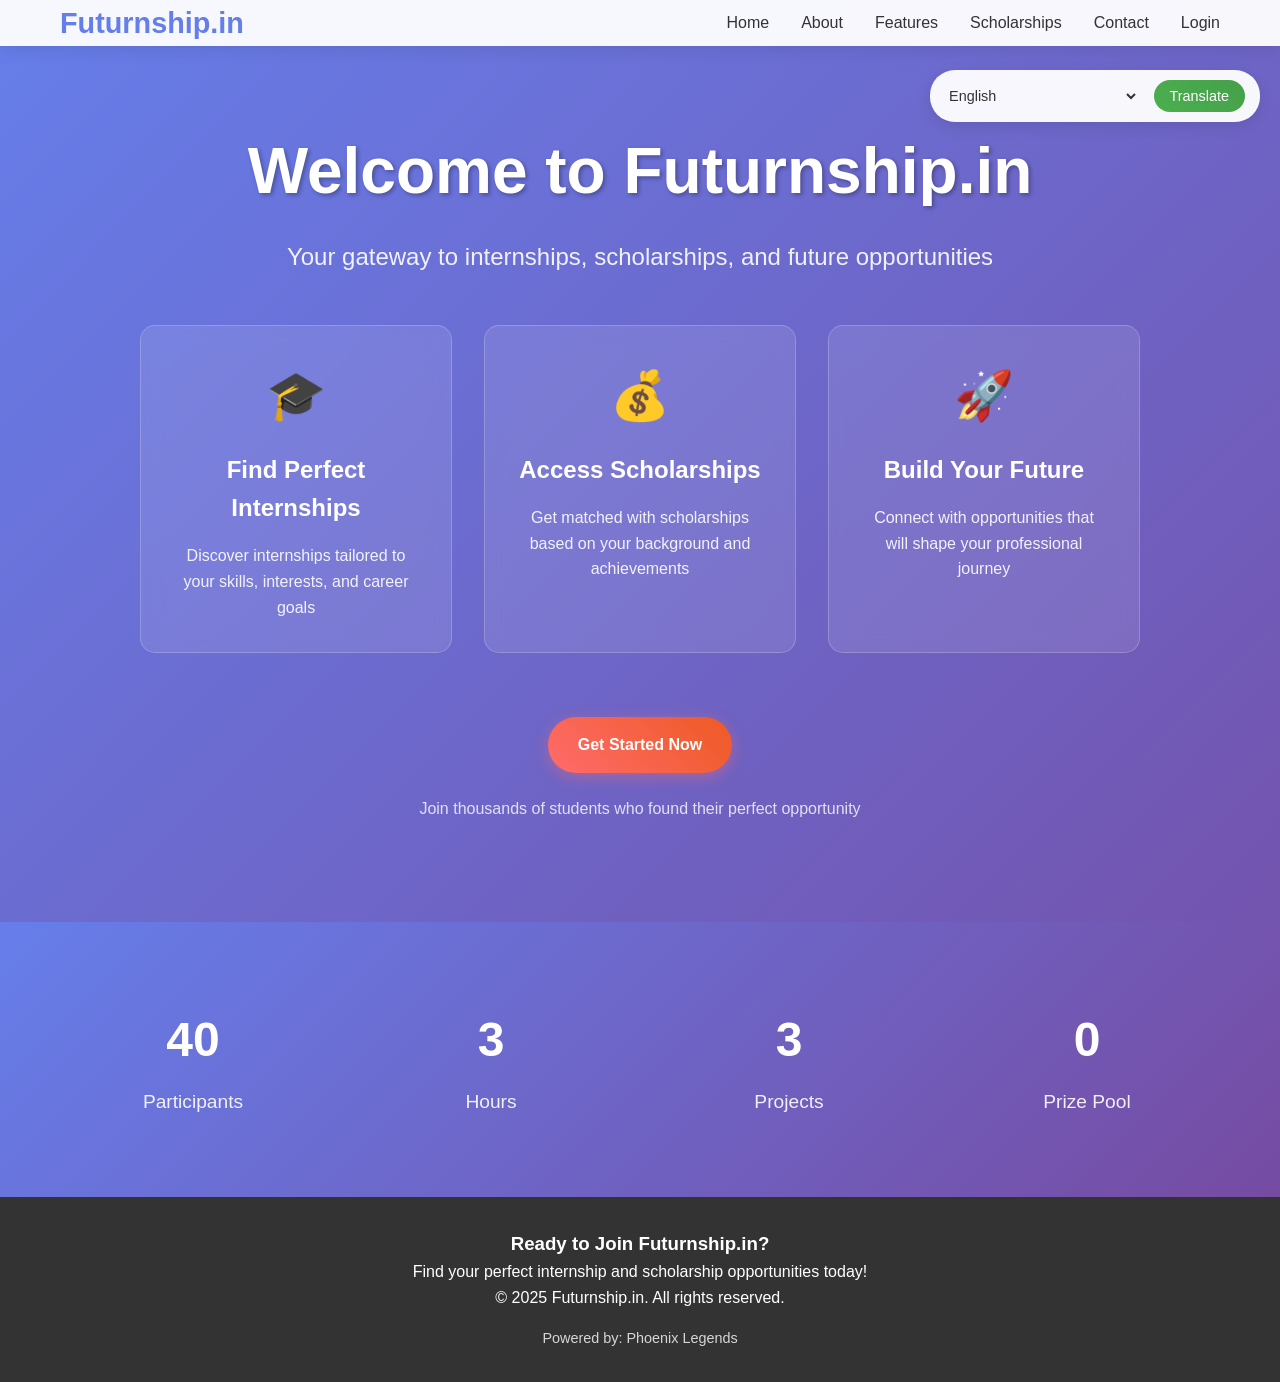
<file: index.html>
<!DOCTYPE html>
<html lang="en">
<head>
    <meta charset="UTF-8">
    <meta name="viewport" content="width=device-width, initial-scale=1.0">
    <title>Futurnship.in - Innovation Hub | Scholarships & Opportunities</title>
    <style>
        * {
            margin: 0;
            padding: 0;
            box-sizing: border-box;
        }

        body {
            font-family: 'Segoe UI', Tahoma, Geneva, Verdana, sans-serif;
            line-height: 1.6;
            color: #333;
            background: linear-gradient(135deg, #667eea 0%, #764ba2 100%);
            min-height: 100vh;
        }

        .container {
            max-width: 1200px;
            margin: 0 auto;
            padding: 0 20px;
        }

        header {
            background: rgba(255, 255, 255, 0.95);
            backdrop-filter: blur(10px);
            box-shadow: 0 2px 20px rgba(0, 0, 0, 0.1);
            position: fixed;
            width: 100%;
            top: 0;
            z-index: 1000;
        }

        nav {
            display: flex;
            justify-content: space-between;
            align-items: center;
            padding: 1rem 0;
        }

        .logo {
            font-size: 1.8rem;
            font-weight: bold;
            color: #667eea;
        }

        .nav-links {
            display: flex;
            list-style: none;
            gap: 2rem;
        }

        .nav-links a {
            text-decoration: none;
            color: #333;
            font-weight: 500;
            transition: color 0.3s ease;
        }

        .nav-links a:hover {
            color: #667eea;
        }

        .hero {
            padding: 120px 0 100px;
            text-align: center;
            color: white;
            min-height: 100vh;
            display: flex;
            align-items: center;
        }

        .hero h1 {
            font-size: 4rem;
            margin-bottom: 1rem;
            text-shadow: 2px 2px 4px rgba(0, 0, 0, 0.3);
        }

        .hero-subtitle {
            font-size: 1.5rem;
            margin-bottom: 3rem;
            opacity: 0.9;
        }

        .hero-content {
            max-width: 1000px;
            margin: 0 auto;
        }

        .hero-features {
            display: grid;
            grid-template-columns: repeat(auto-fit, minmax(250px, 1fr));
            gap: 2rem;
            margin-bottom: 4rem;
        }

        .hero-feature {
            background: rgba(255, 255, 255, 0.1);
            backdrop-filter: blur(10px);
            padding: 2rem;
            border-radius: 15px;
            border: 1px solid rgba(255, 255, 255, 0.2);
            transition: transform 0.3s ease;
        }

        .hero-feature:hover {
            transform: translateY(-5px);
        }

        .hero-icon {
            font-size: 3rem;
            margin-bottom: 1rem;
        }

        .hero-feature h3 {
            font-size: 1.5rem;
            margin-bottom: 1rem;
            color: white;
        }

        .hero-feature p {
            font-size: 1rem;
            opacity: 0.9;
            line-height: 1.6;
        }


        .hero-cta {
            margin-top: 2rem;
        }

        .cta-note {
            font-size: 1rem;
            margin-top: 1rem;
            opacity: 0.8;
        }

        .cta-button {
            display: inline-block;
            background: linear-gradient(45deg, #ff6b6b, #ee5a24);
            color: white;
            padding: 15px 30px;
            text-decoration: none;
            border-radius: 50px;
            font-weight: bold;
            transition: transform 0.3s ease, box-shadow 0.3s ease;
            box-shadow: 0 4px 15px rgba(255, 107, 107, 0.4);
        }

        .cta-button:hover {
            transform: translateY(-2px);
            box-shadow: 0 6px 20px rgba(255, 107, 107, 0.6);
        }

        .features {
            padding: 80px 0;
            background: white;
        }

        .features h2 {
            text-align: center;
            font-size: 2.5rem;
            margin-bottom: 3rem;
            color: #333;
        }

        .features-grid {
            display: grid;
            grid-template-columns: repeat(auto-fit, minmax(300px, 1fr));
            gap: 2rem;
        }

        .feature-card {
            background: white;
            padding: 2rem;
            border-radius: 15px;
            box-shadow: 0 5px 20px rgba(0, 0, 0, 0.1);
            text-align: center;
            transition: transform 0.3s ease;
        }

        .feature-card:hover {
            transform: translateY(-5px);
        }

        .feature-icon {
            font-size: 3rem;
            margin-bottom: 1rem;
        }

        .feature-card h3 {
            font-size: 1.5rem;
            margin-bottom: 1rem;
            color: #333;
        }

        .feature-card p {
            color: #666;
            line-height: 1.6;
        }

        .stats {
            padding: 80px 0;
            background: linear-gradient(135deg, #667eea 0%, #764ba2 100%);
            color: white;
            text-align: center;
        }

        .stats-grid {
            display: grid;
            grid-template-columns: repeat(auto-fit, minmax(200px, 1fr));
            gap: 2rem;
        }

        .stat-item h3 {
            font-size: 3rem;
            margin-bottom: 0.5rem;
        }

        .stat-item p {
            font-size: 1.2rem;
            opacity: 0.9;
        }

        .footer {
            background: #333;
            color: white;
            text-align: center;
            padding: 2rem 0;
        }

        .mobile-menu {
            display: none;
            flex-direction: column;
            cursor: pointer;
        }

        .mobile-menu span {
            width: 25px;
            height: 3px;
            background: #333;
            margin: 3px 0;
            transition: 0.3s;
        }

        @media (max-width: 768px) {
            .nav-links {
                display: none;
            }

            .mobile-menu {
                display: flex;
            }

            .hero {
                padding: 100px 0 60px;
                min-height: 100vh;
            }

            .hero h1 {
                font-size: 2.5rem;
            }

            .hero-subtitle {
                font-size: 1.2rem;
                margin-bottom: 2rem;
            }

            .hero-features {
                grid-template-columns: 1fr;
                gap: 1.5rem;
                margin-bottom: 3rem;
            }

            .hero-feature {
                padding: 1.5rem;
            }


            .features-grid {
                grid-template-columns: 1fr;
            }
        }

        /* CSS UI/UX Animations */
        @keyframes fadeUp {
            0% { opacity: 0; transform: translateY(24px) scale(0.98); }
            60% { opacity: 1; transform: translateY(0) scale(1.01); }
            100% { opacity: 1; transform: translateY(0) scale(1); }
        }

        @keyframes softPop {
            0% { opacity: 0; transform: scale(0.96); }
            70% { opacity: 1; transform: scale(1.02); }
            100% { opacity: 1; transform: scale(1); }
        }

        .animate-on-scroll {
            opacity: 0;
            transform: translateY(24px);
        }

        .animate-on-scroll.visible {
            animation: fadeUp 700ms cubic-bezier(.22,.61,.36,1) forwards;
        }

        /* Staggered feature cards */
        .features-grid .feature-card.visible:nth-child(1) { animation-delay: 60ms; }
        .features-grid .feature-card.visible:nth-child(2) { animation-delay: 120ms; }
        .features-grid .feature-card.visible:nth-child(3) { animation-delay: 180ms; }
        .features-grid .feature-card.visible:nth-child(4) { animation-delay: 240ms; }
        .features-grid .feature-card.visible:nth-child(5) { animation-delay: 300ms; }
        .features-grid .feature-card.visible:nth-child(6) { animation-delay: 360ms; }

        /* Micro-interactions */
        .cta-button {
            position: relative;
            overflow: hidden;
        }

        .cta-button:after {
            content: "";
            position: absolute;
            inset: 0;
            background: radial-gradient(120px 120px at var(--x,50%) var(--y,50%), rgba(255,255,255,0.35), transparent 40%);
            opacity: 0;
            transition: opacity 250ms ease;
            pointer-events: none;
        }

        .cta-button:hover:after { opacity: 1; }
        .cta-button:active { transform: translateY(-1px) scale(0.99); }

        .feature-card,
        .internship-card,
        .scholarship-card {
            transition: transform 250ms ease, box-shadow 250ms ease;
        }

        .feature-card:hover,
        .internship-card:hover,
        .scholarship-card:hover {
            transform: translateY(-6px);
            box-shadow: 0 12px 28px rgba(0,0,0,0.12);
        }

        .nav-links a {
            background-image: linear-gradient(currentColor, currentColor);
            background-position: 0 100%;
            background-repeat: no-repeat;
            background-size: 0 2px;
            transition: color 200ms ease, background-size 250ms ease;
        }

        .nav-links a:hover { background-size: 100% 2px; }

        /* Respect reduced motion */
        @media (prefers-reduced-motion: reduce) {
            * { animation-duration: 0.01ms !important; animation-iteration-count: 1 !important; transition-duration: 0.01ms !important; }
        }

        .registration-section {
            padding: 80px 0;
            background: white;
            display: none; /* hidden by default for step flow */
        }

        .registration-section h2 {
            text-align: center;
            font-size: 2.5rem;
            margin-bottom: 1rem;
            color: #333;
        }

        .registration-section p {
            text-align: center;
            font-size: 1.2rem;
            color: #666;
            margin-bottom: 3rem;
        }

        .registration-form {
            max-width: 600px;
            margin: 0 auto;
            background: #f8f9fa;
            padding: 2rem;
            border-radius: 15px;
            box-shadow: 0 5px 20px rgba(0, 0, 0, 0.1);
        }

        .form-group {
            margin-bottom: 1.5rem;
        }

        .form-group label {
            display: block;
            margin-bottom: 0.5rem;
            font-weight: 600;
            color: #333;
        }

        .form-group input,
        .form-group select {
            width: 100%;
            padding: 12px;
            border: 2px solid #e1e5e9;
            border-radius: 8px;
            font-size: 1rem;
            transition: border-color 0.3s ease;
        }

        .form-group input:focus,
        .form-group select:focus {
            outline: none;
            border-color: #667eea;
        }

        .checkbox-group {
            display: grid;
            grid-template-columns: repeat(auto-fit, minmax(200px, 1fr));
            gap: 0.5rem;
        }

        .checkbox-group label {
            display: flex;
            align-items: center;
            font-weight: normal;
            cursor: pointer;
        }

        .checkbox-group input[type="checkbox"] {
            width: auto;
            margin-right: 0.5rem;
        }

        .submit-btn {
            width: 100%;
            background: linear-gradient(45deg, #667eea, #764ba2);
            color: white;
            padding: 15px;
            border: none;
            border-radius: 8px;
            font-size: 1.1rem;
            font-weight: bold;
            cursor: pointer;
            transition: transform 0.3s ease;
        }

        .submit-btn:hover {
            transform: translateY(-2px);
        }

        .results-section {
            padding: 80px 0;
            background: #f8f9fa;
        }

        .results-section h2 {
            text-align: center;
            font-size: 2.5rem;
            margin-bottom: 1rem;
            color: #333;
        }

        #results-description {
            text-align: center;
            font-size: 1.2rem;
            color: #666;
            margin-bottom: 3rem;
        }

        .internship-grid {
            display: grid;
            grid-template-columns: repeat(auto-fit, minmax(350px, 1fr));
            gap: 2rem;
        }

        .internship-card {
            background: white;
            padding: 2rem;
            border-radius: 15px;
            box-shadow: 0 5px 20px rgba(0, 0, 0, 0.1);
            transition: transform 0.3s ease;
        }

        .internship-card:hover {
            transform: translateY(-5px);
        }

        .internship-card h3 {
            color: #667eea;
            margin-bottom: 1rem;
            font-size: 1.5rem;
        }

        .internship-card .company {
            font-weight: bold;
            color: #333;
            margin-bottom: 0.5rem;
        }

        .internship-card .location {
            color: #666;
            margin-bottom: 1rem;
        }

        .internship-card .description {
            color: #555;
            line-height: 1.6;
            margin-bottom: 1rem;
        }

        .internship-card .requirements {
            background: #f8f9fa;
            padding: 1rem;
            border-radius: 8px;
            margin-bottom: 1rem;
        }

        .internship-card .requirements h4 {
            margin-bottom: 0.5rem;
            color: #333;
        }

        .internship-card .requirements ul {
            margin: 0;
            padding-left: 1.5rem;
        }

        .internship-card .requirements li {
            color: #666;
            margin-bottom: 0.3rem;
        }

        .apply-btn {
            background: linear-gradient(45deg, #ff6b6b, #ee5a24);
            color: white;
            padding: 10px 20px;
            border: none;
            border-radius: 25px;
            font-weight: bold;
            cursor: pointer;
            transition: transform 0.3s ease;
        }

        .apply-btn:hover {
            transform: translateY(-2px);
        }

        .match-score {
            display: inline-block;
            background: #28a745;
            color: white;
            padding: 0.3rem 0.8rem;
            border-radius: 20px;
            font-size: 0.9rem;
            font-weight: bold;
            margin-bottom: 1rem;
        }

        .language-selector {
            position: fixed;
            top: 70px; /* moved down to avoid overlapping header links */
            right: 20px;
            z-index: 1001;
            background: rgba(255, 255, 255, 0.95);
            backdrop-filter: blur(10px);
            border-radius: 25px;
            padding: 10px 15px;
            box-shadow: 0 4px 15px rgba(0, 0, 0, 0.1);
        }

        .language-selector select {
            border: none;
            background: transparent;
            font-size: 0.9rem;
            color: #333;
            cursor: pointer;
            outline: none;
        }

        .scholarship-section {
            padding: 80px 0;
            background: linear-gradient(135deg, #667eea 0%, #764ba2 100%);
            color: white;
        }

        .scholarship-section h2 {
            text-align: center;
            font-size: 2.5rem;
            margin-bottom: 3rem;
        }

        .scholarship-grid {
            display: grid;
            grid-template-columns: repeat(auto-fit, minmax(300px, 1fr));
            gap: 2rem;
        }

        .scholarship-card {
            background: rgba(255, 255, 255, 0.1);
            backdrop-filter: blur(10px);
            padding: 2rem;
            border-radius: 15px;
            border: 1px solid rgba(255, 255, 255, 0.2);
            transition: transform 0.3s ease;
        }

        .scholarship-card:hover {
            transform: translateY(-5px);
        }

        .scholarship-card h3 {
            font-size: 1.5rem;
            margin-bottom: 1rem;
        }

        .scholarship-card .amount {
            font-size: 1.2rem;
            font-weight: bold;
            color: #ffd700;
            margin-bottom: 1rem;
        }

        .scholarship-card .eligibility {
            margin-bottom: 1rem;
        }

        .scholarship-card .eligibility h4 {
            margin-bottom: 0.5rem;
        }

        .scholarship-card .eligibility ul {
            list-style: none;
            padding: 0;
        }

        .scholarship-card .eligibility li {
            margin-bottom: 0.3rem;
            padding-left: 1rem;
            position: relative;
        }

        .scholarship-card .eligibility li:before {
            content: "✓";
            position: absolute;
            left: 0;
            color: #4CAF50;
        }

        .caste-section {
            background: #f8f9fa;
            padding: 2rem;
            border-radius: 10px;
            margin-bottom: 1.5rem;
        }

        .caste-section h4 {
            color: #333;
            margin-bottom: 1rem;
        }

        .caste-options {
            display: grid;
            grid-template-columns: repeat(auto-fit, minmax(200px, 1fr));
            gap: 1rem;
        }

        .caste-option {
            display: flex;
            align-items: center;
            padding: 0.5rem;
            background: white;
            border-radius: 8px;
            border: 2px solid #e1e5e9;
            cursor: pointer;
            transition: all 0.3s ease;
        }

        .caste-option:hover {
            border-color: #667eea;
        }

        .caste-option input[type="radio"] {
            margin-right: 0.5rem;
        }

        .caste-option.selected {
            border-color: #667eea;
            background: #f0f4ff;
        }

        .translate-btn {
            background: linear-gradient(45deg, #4CAF50, #45a049);
            color: white;
            border: none;
            padding: 8px 16px;
            border-radius: 20px;
            cursor: pointer;
            font-size: 0.9rem;
            margin-left: 10px;
            transition: transform 0.3s ease;
        }

        .translate-btn:hover {
            transform: translateY(-2px);
        }

        /* Login Modal */
        .modal-overlay {
            position: fixed;
            inset: 0;
            background: rgba(0,0,0,0.5);
            display: none;
            justify-content: center;
            align-items: center;
            z-index: 2000;
        }

        .modal {
            background: #ffffff;
            width: 95%;
            max-width: 420px;
            border-radius: 12px;
            box-shadow: 0 20px 60px rgba(0,0,0,0.2);
            overflow: hidden;
        }

        .modal-header {
            padding: 1rem 1.25rem;
            background: linear-gradient(45deg, #667eea, #764ba2);
            color: #fff;
            display: flex;
            justify-content: space-between;
            align-items: center;
        }

        .modal-body {
            padding: 1.25rem;
            background: #f9fafb;
        }

        .modal-close {
            border: none;
            background: transparent;
            color: #fff;
            font-size: 1.25rem;
            cursor: pointer;
        }

        .login-form .form-group {
            margin-bottom: 1rem;
        }

        .login-form input[type="email"],
        .login-form input[type="password"] {
            width: 100%;
            padding: 12px;
            border: 2px solid #e1e5e9;
            border-radius: 8px;
            font-size: 1rem;
            background: #fff;
        }

        .login-actions {
            display: flex;
            justify-content: space-between;
            align-items: center;
            margin-top: 0.5rem;
        }

        .link-button {
            background: none;
            border: none;
            color: #667eea;
            cursor: pointer;
            padding: 0;
        }

        .login-btn {
            background: linear-gradient(45deg, #667eea, #764ba2);
            color: #fff;
            border: none;
            padding: 10px 16px;
            border-radius: 8px;
            cursor: pointer;
            font-weight: 600;
        }
    </style>
</head>
<body>
    <div class="language-selector">
        <select id="languageSelect" onchange="translatePage()">
            <option value="en">English</option>
            <option value="hi">हिन्दी (Hindi)</option>
            <option value="bn">বাংলা (Bengali)</option>
            <option value="te">తెలుగు (Telugu)</option>
            <option value="mr">मराठी (Marathi)</option>
            <option value="ta">தமிழ் (Tamil)</option>
            <option value="ur">اردو (Urdu)</option>
            <option value="gu">ગુજરાતી (Gujarati)</option>
            <option value="kn">ಕನ್ನಡ (Kannada)</option>
            <option value="or">ଓଡ଼ିଆ (Odia)</option>
            <option value="pa">ਪੰਜਾਬੀ (Punjabi)</option>
            <option value="as">অসমীয়া (Assamese)</option>
            <option value="ml">മലയാളം (Malayalam)</option>
            <option value="ne">नेपाली (Nepali)</option>
            <option value="sa">संस्कृत (Sanskrit)</option>
            <option value="ks">کٲشُر (Kashmiri)</option>
            <option value="sd">سنڌي (Sindhi)</option>
            <option value="kok">कोंकणी (Konkani)</option>
            <option value="mni">মৈতৈলোন (Manipuri)</option>
            <option value="lus">Mizo</option>
            <option value="brx">बड़ो (Bodo)</option>
            <option value="sat">ᱥᱟᱱᱛᱟᱲᱤ (Santali)</option>
            <option value="gom">गोंयची कोंकणी (Goan Konkani)</option>
            <option value="mni-Mtei">ꯃꯤꯇꯩꯂꯣꯟ (Meitei)</option>
        </select>
        <button class="translate-btn" onclick="translatePage()">Translate</button>
            </div>

    <header>
        <nav class="container">
            <div class="logo">Futurnship.in</div>
            <ul class="nav-links">
                <li><a href="#home" data-translate="nav.home">Home</a></li>
                <li><a href="#about" data-translate="nav.about">About</a></li>
                <li><a href="#features" data-translate="nav.features">Features</a></li>
                <li><a href="#scholarships" data-translate="nav.scholarships">Scholarships</a></li>
                <li><a href="#contact" data-translate="nav.contact">Contact</a></li>
                <li><a href="#" id="loginToggle">Login</a></li>
            </ul>
            <div class="mobile-menu">
                <span></span>
                <span></span>
                <span></span>
        </div>
        </nav>
    </header>

    <section id="home" class="hero" style="display: block;">
        <div class="container">
            <h1 data-translate="hero.title">Welcome to Futurnship.in</h1>
            <p class="hero-subtitle" data-translate="hero.subtitle">Your gateway to internships, scholarships, and future opportunities</p>
            
            <div class="hero-content">
                <div class="hero-features">
                    <div class="hero-feature">
                        <div class="hero-icon">🎓</div>
                        <h3 data-translate="hero.feature1.title">Find Perfect Internships</h3>
                        <p data-translate="hero.feature1.desc">Discover internships tailored to your skills, interests, and career goals</p>
                    </div>
                    <div class="hero-feature">
                        <div class="hero-icon">💰</div>
                        <h3 data-translate="hero.feature2.title">Access Scholarships</h3>
                        <p data-translate="hero.feature2.desc">Get matched with scholarships based on your background and achievements</p>
                    </div>
                    <div class="hero-feature">
                        <div class="hero-icon">🚀</div>
                        <h3 data-translate="hero.feature3.title">Build Your Future</h3>
                        <p data-translate="hero.feature3.desc">Connect with opportunities that will shape your professional journey</p>
                    </div>
                </div>
                
                
                <div class="hero-cta">
                    <a href="#registration" id="getStartedBtn" class="cta-button" data-translate="hero.cta">Get Started Now</a>
                    <p class="cta-note" data-translate="hero.cta.note">Join thousands of students who found their perfect opportunity</p>
                </div>
            </div>
        </div>
    </section>

    <!-- Login Modal -->
    <div class="modal-overlay" id="loginModal">
        <div class="modal" role="dialog" aria-modal="true" aria-labelledby="loginTitle">
            <div class="modal-header">
                <h3 id="loginTitle">Login to Futurnship.in</h3>
                <button class="modal-close" id="closeLogin" aria-label="Close">×</button>
            </div>
            <div class="modal-body">
                <form id="loginForm" class="login-form">
                    <div class="form-group">
                        <label for="loginEmail">Email</label>
                        <input type="email" id="loginEmail" name="email" placeholder="you@example.com" required>
                    </div>
                    <div class="form-group">
                        <label for="loginPassword">Password</label>
                        <input type="password" id="loginPassword" name="password" placeholder="••••••••" minlength="6" required>
                    </div>
                    <div class="login-actions">
                        <button type="button" class="link-button" id="forgotPassword">Forgot password?</button>
                        <button type="submit" class="login-btn">Login</button>
                    </div>
                </form>
            </div>
        </div>
    </div>

    <section id="registration" class="registration-section">
        <div class="container">
            <h2 data-translate="form.title">Tell Us About Yourself</h2>
            <p data-translate="form.subtitle">Help us find the perfect internships for you</p>
            <form id="userRegistrationForm" class="registration-form">
                <div class="form-group">
                    <label for="name" data-translate="form.name">Full Name</label>
                    <input type="text" id="name" name="name" required>
                </div>
                
                <div class="form-group">
                    <label for="email" data-translate="form.email">Email</label>
                    <input type="email" id="email" name="email" required>
                </div>
                
                <div class="form-group">
                    <label for="field" data-translate="form.field">Field of Study</label>
                    <select id="field" name="field" required>
                        <option value="">Select your field</option>
                        <option value="computer-science">Computer Science</option>
                        <option value="engineering">Engineering</option>
                        <option value="business">Business</option>
                        <option value="design">Design</option>
                        <option value="marketing">Marketing</option>
                        <option value="data-science">Data Science</option>
                        <option value="cybersecurity">Cybersecurity</option>
                        <option value="other">Other</option>
                    </select>
                </div>
                
                <div class="form-group">
                    <label for="experience" data-translate="form.experience">Experience Level</label>
                    <select id="experience" name="experience" required>
                        <option value="">Select experience level</option>
                        <option value="beginner">Beginner (0-1 years)</option>
                        <option value="intermediate">Intermediate (1-3 years)</option>
                        <option value="advanced">Advanced (3+ years)</option>
                    </select>
                </div>
                
                <div class="form-group">
                    <label for="location" data-translate="form.location">Preferred Location</label>
                    <select id="location" name="location" required>
                        <option value="">Select location</option>
                        <option value="remote">Remote</option>
                        <option value="new-york">New York</option>
                        <option value="san-francisco">San Francisco</option>
                        <option value="london">London</option>
                        <option value="berlin">Berlin</option>
                        <option value="singapore">Singapore</option>
                        <option value="any">Any Location</option>
                    </select>
                </div>
                
                <div class="form-group">
                    <label for="interests" data-translate="form.interests">Areas of Interest (Select all that apply)</label>
                    <div class="checkbox-group">
                        <label><input type="checkbox" name="interests" value="web-development"> Web Development</label>
                        <label><input type="checkbox" name="interests" value="mobile-development"> Mobile Development</label>
                        <label><input type="checkbox" name="interests" value="ai-ml"> AI/ML</label>
                        <label><input type="checkbox" name="interests" value="data-analysis"> Data Analysis</label>
                        <label><input type="checkbox" name="interests" value="ui-ux"> UI/UX Design</label>
                        <label><input type="checkbox" name="interests" value="cybersecurity"> Cybersecurity</label>
                        <label><input type="checkbox" name="interests" value="blockchain"> Blockchain</label>
                        <label><input type="checkbox" name="interests" value="devops"> DevOps</label>
                </div>
                </div>
                
                <div class="form-group">
                    <label for="duration" data-translate="form.duration">Preferred Duration</label>
                    <select id="duration" name="duration" required>
                        <option value="">Select duration</option>
                        <option value="1-3-months">1-3 months</option>
                        <option value="3-6-months">3-6 months</option>
                        <option value="6-12-months">6-12 months</option>
                        <option value="flexible">Flexible</option>
                    </select>
                </div>

                <div class="form-group">
                    <label data-translate="form.interest_type">What are you looking for?</label>
                    <div class="checkbox-group">
                        <label><input type="checkbox" name="interest_type" value="internships" checked> Internships</label>
                        <label><input type="checkbox" name="interest_type" value="scholarships" checked> Scholarships</label>
                    </div>
                </div>

                <div class="caste-section">
                    <h4 data-translate="form.caste">Caste Information (For Scholarship Eligibility)</h4>
                    <div class="caste-options">
                        <label class="caste-option">
                            <input type="radio" name="caste" value="general" onchange="selectCaste(this)">
                            <span>General</span>
                        </label>
                        <label class="caste-option">
                            <input type="radio" name="caste" value="obc" onchange="selectCaste(this)">
                            <span>OBC (Other Backward Classes)</span>
                        </label>
                        <label class="caste-option">
                            <input type="radio" name="caste" value="sc" onchange="selectCaste(this)">
                            <span>SC (Scheduled Caste)</span>
                        </label>
                        <label class="caste-option">
                            <input type="radio" name="caste" value="st" onchange="selectCaste(this)">
                            <span>ST (Scheduled Tribe)</span>
                        </label>
                        <label class="caste-option">
                            <input type="radio" name="caste" value="ews" onchange="selectCaste(this)">
                            <span>EWS (Economically Weaker Section)</span>
                        </label>
                        <label class="caste-option">
                            <input type="radio" name="caste" value="prefer-not-to-say" onchange="selectCaste(this)">
                            <span>Prefer not to say</span>
                        </label>
                </div>
                </div>
                
                <button type="submit" class="submit-btn" data-translate="form.submit">Find My Opportunities</button>
            </form>
        </div>
        </section>

    <section id="scholarships" class="scholarship-section" style="display: none;">
        <div class="container">
            <h2>Available Scholarships</h2>
            <p>Discover scholarships tailored to your background and achievements</p>
            <div class="scholarship-grid">
                <div class="scholarship-card">
                    <h3>Merit Scholarship</h3>
                    <div class="amount">₹50,000 - ₹2,00,000</div>
                    <div class="eligibility">
                        <h4>Eligibility:</h4>
                        <ul>
                            <li>Academic excellence (90%+ in 12th grade)</li>
                            <li>All fields of study</li>
                            <li>Annual family income < ₹8,00,000</li>
                        </ul>
            </div>
                </div>
                
                <div class="scholarship-card">
                    <h3>SC/ST Scholarship</h3>
                    <div class="amount">₹25,000 - ₹1,50,000</div>
                    <div class="eligibility">
                        <h4>Eligibility:</h4>
                        <ul>
                            <li>SC/ST category students</li>
                            <li>75%+ in 12th grade</li>
                            <li>All fields of study</li>
                        </ul>
                    </div>
                </div>
                
                <div class="scholarship-card">
                    <h3>OBC Scholarship</h3>
                    <div class="amount">₹20,000 - ₹1,00,000</div>
                    <div class="eligibility">
                        <h4>Eligibility:</h4>
                        <ul>
                            <li>OBC category students</li>
                            <li>80%+ in 12th grade</li>
                            <li>Annual family income < ₹6,00,000</li>
                        </ul>
                    </div>
                </div>
                
                <div class="scholarship-card">
                    <h3>EWS Scholarship</h3>
                    <div class="amount">₹15,000 - ₹75,000</div>
                    <div class="eligibility">
                        <h4>Eligibility:</h4>
                        <ul>
                            <li>EWS category students</li>
                            <li>85%+ in 12th grade</li>
                            <li>Annual family income < ₹4,00,000</li>
                        </ul>
                    </div>
                </div>
                
                <div class="scholarship-card">
                    <h3>Girl Child Scholarship</h3>
                    <div class="amount">₹30,000 - ₹1,25,000</div>
                    <div class="eligibility">
                        <h4>Eligibility:</h4>
                        <ul>
                            <li>Female students only</li>
                            <li>80%+ in 12th grade</li>
                            <li>All categories eligible</li>
                        </ul>
                    </div>
                </div>
                
                <div class="scholarship-card">
                    <h3>Technology Innovation Scholarship</h3>
                    <div class="amount">₹40,000 - ₹2,50,000</div>
                    <div class="eligibility">
                        <h4>Eligibility:</h4>
                        <ul>
                            <li>Computer Science/Engineering</li>
                            <li>Innovation project required</li>
                            <li>All categories eligible</li>
                        </ul>
                    </div>
                </div>
            </div>
        </div>
        </section>

    <section id="results" class="results-section" style="display: none;">
        <div class="container">
            <h2>Your Personalized Internship & Scholarship Matches</h2>
            <p id="results-description"></p>
            <div id="internship-results" class="internship-grid"></div>
            <div id="scholarship-results" class="scholarship-grid" style="margin-top: 3rem;"></div>
            </div>
        </section>


    <section class="stats">
        <div class="container">
            <div class="stats-grid">
                <div class="stat-item">
                    <h3>500+</h3>
                    <p>Participants</p>
                </div>
                <div class="stat-item">
                    <h3>48</h3>
                    <p>Hours</p>
                </div>
                <div class="stat-item">
                    <h3>50+</h3>
                    <p>Projects</p>
                </div>
                <div class="stat-item">
                    <h3>$10K</h3>
                    <p>Prize Pool</p>
                </div>
            </div>
        </div>
        </section>

    <footer id="contact" class="footer">
        <div class="container">
            <h3>Ready to Join Futurnship.in?</h3>
            <p>Find your perfect internship and scholarship opportunities today!</p>
            <p>&copy; 2025 Futurnship.in. All rights reserved.</p>
            <p style="margin-top: 1rem; font-size: 0.9rem; opacity: 0.8;">Powered by: Phoenix Legends</p>
        </div>
    </footer>

    <script>
        // Smooth scrolling for navigation links
        document.querySelectorAll('a[href^="#"]').forEach(anchor => {
            anchor.addEventListener('click', function (e) {
                e.preventDefault();
                const target = document.querySelector(this.getAttribute('href'));
                if (target) {
                    // Hide all sections first
                    document.getElementById('home').style.display = 'block';
                    document.getElementById('registration').style.display = 'none';
                    document.getElementById('results').style.display = 'none';
                    document.getElementById('scholarships').style.display = 'none';
                    
                    // Show the target section
                    if (this.getAttribute('href') === '#home') {
                        target.style.display = 'block';
                        target.scrollIntoView({
                            behavior: 'smooth',
                            block: 'start'
                        });
                    } else if (target) {
                        target.scrollIntoView({
                            behavior: 'smooth',
                            block: 'start'
                        });
                    }
                }
            });
        });

        // Reveal elements on scroll (adds .visible to trigger CSS animations)
        const observerOptions = { threshold: 0.12, rootMargin: '0px 0px -50px 0px' };
        const revealObserver = new IntersectionObserver((entries) => {
            entries.forEach(entry => {
                if (entry.isIntersecting) {
                    entry.target.classList.add('visible');
                    revealObserver.unobserve(entry.target);
                }
            });
        }, observerOptions);

        document.querySelectorAll('.animate-on-scroll').forEach(el => {
            revealObserver.observe(el);
        });

        // Button spark follow cursor
        document.querySelectorAll('.cta-button').forEach(btn => {
            btn.addEventListener('pointermove', (e) => {
                const rect = btn.getBoundingClientRect();
                btn.style.setProperty('--x', `${e.clientX - rect.left}px`);
                btn.style.setProperty('--y', `${e.clientY - rect.top}px`);
            });
        });

        // Mobile menu toggle
        const mobileMenu = document.querySelector('.mobile-menu');
        const navLinks = document.querySelector('.nav-links');

        mobileMenu.addEventListener('click', () => {
            navLinks.style.display = navLinks.style.display === 'flex' ? 'none' : 'flex';
        });

        // Add some interactive effects
        document.querySelectorAll('.feature-card').forEach(card => {
            card.addEventListener('mouseenter', function() {
                this.style.transform = 'translateY(-10px) scale(1.02)';
            });
            
            card.addEventListener('mouseleave', function() {
                this.style.transform = 'translateY(0) scale(1)';
            });
        });

        // Dynamic counter animation for stats
        function animateCounter(element, target, duration = 2000) {
            let start = 0;
            const increment = target / (duration / 16);
            
            function updateCounter() {
                start += increment;
                if (start < target) {
                    element.textContent = Math.floor(start);
                    requestAnimationFrame(updateCounter);
                } else {
                    element.textContent = target;
                }
            }
            
            updateCounter();
        }

        // Animate stats when they come into view
        const statsObserver = new IntersectionObserver((entries) => {
            entries.forEach(entry => {
                if (entry.isIntersecting) {
                    const statNumbers = entry.target.querySelectorAll('h3');
                    statNumbers.forEach(stat => {
                        const text = stat.textContent;
                        const number = parseInt(text.replace(/\D/g, ''));
                        if (number) {
                            stat.textContent = '0';
                            setTimeout(() => animateCounter(stat, number), 200);
                        }
                    });
                    statsObserver.unobserve(entry.target);
                }
            });
        }, { threshold: 0.5 });

        const statsSection = document.querySelector('.stats');
        if (statsSection) {
            statsObserver.observe(statsSection);
        }

        // Step flow: Welcome -> Registration -> Results
        const getStartedBtn = document.getElementById('getStartedBtn');
        const heroSection = document.getElementById('home');
        const registrationSection = document.getElementById('registration');
        const resultsSectionEl = document.getElementById('results');

        if (getStartedBtn) {
            getStartedBtn.addEventListener('click', (e) => {
                e.preventDefault();
                heroSection.style.display = 'none';
                registrationSection.style.display = 'block';
                registrationSection.scrollIntoView({ behavior: 'smooth' });
            });
        }

        // Login Modal Logic
        const loginToggle = document.getElementById('loginToggle');
        const loginModal = document.getElementById('loginModal');
        const closeLogin = document.getElementById('closeLogin');
        const loginForm = document.getElementById('loginForm');

        function openLogin() {
            loginModal.style.display = 'flex';
            setTimeout(() => document.getElementById('loginEmail').focus(), 0);
        }

        function closeLoginModal() {
            loginModal.style.display = 'none';
        }

        loginToggle.addEventListener('click', (e) => {
            e.preventDefault();
            const isLoggedIn = Boolean(localStorage.getItem('fs_user'));
            if (isLoggedIn) {
                // Logout flow
                localStorage.removeItem('fs_user');
                loginToggle.textContent = 'Login';
                alert('You have been logged out.');
            } else {
                openLogin();
            }
        });

        closeLogin.addEventListener('click', closeLoginModal);
        loginModal.addEventListener('click', (e) => {
            if (e.target === loginModal) closeLoginModal();
        });

        loginForm.addEventListener('submit', (e) => {
            e.preventDefault();
            const email = document.getElementById('loginEmail').value.trim();
            const password = document.getElementById('loginPassword').value;

            if (!email || !password || password.length < 6) {
                alert('Please enter a valid email and a password with at least 6 characters.');
                return;
            }

            // Fake auth: store minimal session in localStorage
            localStorage.setItem('fs_user', JSON.stringify({ email }));
            loginToggle.textContent = 'Logout';
            closeLoginModal();
            alert(`Welcome back, ${email}!`);
        });

        // Initialize Login state on load
        (function initLoginState() {
            const isLoggedIn = Boolean(localStorage.getItem('fs_user'));
            loginToggle.textContent = isLoggedIn ? 'Logout' : 'Login';
        })();

        // Internship database
        const internships = [
            {
                id: 1,
                title: "Software Development Intern",
                company: "TechCorp",
                location: "San Francisco",
                field: "computer-science",
                experience: "beginner",
                interests: ["web-development", "mobile-development"],
                duration: "3-6-months",
                description: "Join our dynamic team to develop cutting-edge web and mobile applications using modern technologies.",
                requirements: ["Basic knowledge of JavaScript", "Familiarity with React or Vue.js", "Understanding of REST APIs"],
                matchScore: 0
            },
            {
                id: 2,
                title: "Data Science Intern",
                company: "DataFlow Inc",
                location: "Remote",
                field: "data-science",
                experience: "intermediate",
                interests: ["data-analysis", "ai-ml"],
                duration: "6-12-months",
                description: "Work on machine learning models and data analysis projects that impact millions of users.",
                requirements: ["Python programming", "Experience with pandas/numpy", "Basic understanding of ML algorithms"],
                matchScore: 0
            },
            {
                id: 3,
                title: "UI/UX Design Intern",
                company: "DesignStudio",
                location: "New York",
                field: "design",
                experience: "beginner",
                interests: ["ui-ux"],
                duration: "3-6-months",
                description: "Create beautiful and intuitive user interfaces for our next-generation products.",
                requirements: ["Figma or Sketch experience", "Portfolio of design work", "Understanding of user research"],
                matchScore: 0
            },
            {
                id: 4,
                title: "Cybersecurity Intern",
                company: "SecureTech",
                location: "London",
                field: "cybersecurity",
                experience: "intermediate",
                interests: ["cybersecurity"],
                duration: "6-12-months",
                description: "Help protect our systems and data from cyber threats while learning cutting-edge security practices.",
                requirements: ["Understanding of network security", "Knowledge of penetration testing", "Familiarity with security tools"],
                matchScore: 0
            },
            {
                id: 5,
                title: "Blockchain Developer Intern",
                company: "CryptoVault",
                location: "Berlin",
                field: "computer-science",
                experience: "advanced",
                interests: ["blockchain"],
                duration: "6-12-months",
                description: "Develop smart contracts and blockchain solutions for the future of finance.",
                requirements: ["Solidity programming", "Understanding of blockchain concepts", "Experience with Web3"],
                matchScore: 0
            },
            {
                id: 6,
                title: "DevOps Intern",
                company: "CloudScale",
                location: "Singapore",
                field: "engineering",
                experience: "intermediate",
                interests: ["devops"],
                duration: "3-6-months",
                description: "Learn cloud infrastructure and deployment automation in a fast-paced environment.",
                requirements: ["Linux administration", "Docker/Kubernetes knowledge", "AWS or Azure experience"],
                matchScore: 0
            },
            {
                id: 7,
                title: "AI/ML Research Intern",
                company: "AI Innovations",
                location: "Remote",
                field: "computer-science",
                experience: "advanced",
                interests: ["ai-ml", "data-analysis"],
                duration: "6-12-months",
                description: "Research and develop next-generation AI models for real-world applications.",
                requirements: ["Strong Python skills", "TensorFlow/PyTorch experience", "Research background preferred"],
                matchScore: 0
            },
            {
                id: 8,
                title: "Mobile App Development Intern",
                company: "AppCraft",
                location: "New York",
                field: "computer-science",
                experience: "beginner",
                interests: ["mobile-development"],
                duration: "3-6-months",
                description: "Build native and cross-platform mobile applications for iOS and Android.",
                requirements: ["React Native or Flutter", "Mobile development basics", "App Store/Play Store knowledge"],
                matchScore: 0
            }
        ];

        // Form submission handler
        document.getElementById('userRegistrationForm').addEventListener('submit', function(e) {
            e.preventDefault();
            
            const formData = new FormData(this);
            const userData = {
                name: formData.get('name'),
                email: formData.get('email'),
                field: formData.get('field'),
                experience: formData.get('experience'),
                location: formData.get('location'),
                interests: formData.getAll('interests'),
                duration: formData.get('duration')
            };

            // Calculate match scores and filter internships
            const matchedInternships = filterInternships(userData);
            
            // Display results
            displayResults(userData, matchedInternships);
            
            // Scroll to results
            document.getElementById('results').scrollIntoView({ behavior: 'smooth' });
        });

        function filterInternships(userData) {
            return internships.map(internship => {
                let score = 0;
                
                // Field match (40 points)
                if (internship.field === userData.field) {
                    score += 40;
                }
                
                // Experience match (25 points)
                if (internship.experience === userData.experience) {
                    score += 25;
                } else if (userData.experience === 'beginner' && internship.experience === 'intermediate') {
                    score += 15; // Beginner can apply to intermediate
                } else if (userData.experience === 'intermediate' && internship.experience === 'advanced') {
                    score += 15; // Intermediate can apply to advanced
                }
                
                // Location match (20 points)
                if (internship.location === userData.location || 
                    userData.location === 'any' || 
                    internship.location === 'remote') {
                    score += 20;
                }
                
                // Interest match (15 points per matching interest)
                const matchingInterests = internship.interests.filter(interest => 
                    userData.interests.includes(interest)
                );
                score += matchingInterests.length * 15;
                
                // Duration match (10 points)
                if (internship.duration === userData.duration || userData.duration === 'flexible') {
                    score += 10;
                }
                
                internship.matchScore = Math.min(score, 100); // Cap at 100
                return internship;
            })
            .filter(internship => internship.matchScore >= 30) // Only show internships with 30%+ match
            .sort((a, b) => b.matchScore - a.matchScore); // Sort by match score
        }

        function displayResults(userData, matchedInternships) {
            const resultsSection = document.getElementById('results');
            const resultsDescription = document.getElementById('results-description');
            const resultsContainer = document.getElementById('internship-results');
            
            // Show results section
            resultsSection.style.display = 'block';
            
            // Update description
            resultsDescription.textContent = `Hi ${userData.name}! We found ${matchedInternships.length} internship${matchedInternships.length !== 1 ? 's' : ''} that match your profile.`;
            
            // Clear previous results
            resultsContainer.innerHTML = '';
            
            if (matchedInternships.length === 0) {
                resultsContainer.innerHTML = `
                    <div style="text-align: center; padding: 2rem; color: #666;">
                        <h3>No matches found</h3>
                        <p>Try adjusting your preferences or check back later for new opportunities!</p>
                    </div>
                `;
                return;
            }
            
            // Display matched internships
            matchedInternships.forEach(internship => {
                const card = document.createElement('div');
                card.className = 'internship-card';
                card.innerHTML = `
                    <div class="match-score">${internship.matchScore}% Match</div>
                    <h3>${internship.title}</h3>
                    <div class="company">${internship.company}</div>
                    <div class="location">📍 ${internship.location}</div>
                    <div class="description">${internship.description}</div>
                    <div class="requirements">
                        <h4>Requirements:</h4>
                        <ul>
                            ${internship.requirements.map(req => `<li>${req}</li>`).join('')}
                        </ul>
                    </div>
                    <button class="apply-btn" onclick="applyToInternship(${internship.id})">Apply Now</button>
                `;
                resultsContainer.appendChild(card);
            });
        }

        function applyToInternship(internshipId) {
            const internship = internships.find(i => i.id === internshipId);
            if (internship) {
                alert(`Application submitted for ${internship.title} at ${internship.company}! We'll contact you soon.`);
            }
        }

        // Language Translation System
        const translations = {
            en: {
                "nav.home": "Home",
                "nav.about": "About", 
                "nav.features": "Features",
                "nav.scholarships": "Scholarships",
                "nav.contact": "Contact",
                "hero.title": "Welcome to Futurnship.in",
                "hero.subtitle": "Your gateway to internships, scholarships, and future opportunities",
                "hero.cta": "Get Started Now",
                "hero.feature1.title": "Find Perfect Internships",
                "hero.feature1.desc": "Discover internships tailored to your skills, interests, and career goals",
                "hero.feature2.title": "Access Scholarships",
                "hero.feature2.desc": "Get matched with scholarships based on your background and achievements",
                "hero.feature3.title": "Build Your Future",
                "hero.feature3.desc": "Connect with opportunities that will shape your professional journey",
                "hero.cta.note": "Join thousands of students who found their perfect opportunity",
                "form.title": "Tell Us About Yourself",
                "form.subtitle": "Help us find the perfect internships for you",
                "form.name": "Full Name",
                "form.email": "Email",
                "form.field": "Field of Study",
                "form.experience": "Experience Level",
                "form.location": "Preferred Location",
                "form.interests": "Areas of Interest (Select all that apply)",
                "form.duration": "Preferred Duration",
                "form.interest_type": "What are you looking for?",
                "form.caste": "Caste Information (For Scholarship Eligibility)",
                "form.submit": "Find My Opportunities",
                "scholarships.title": "Available Scholarships",
                "scholarships.subtitle": "Discover scholarships tailored to your background and achievements"
            },
            hi: {
                "nav.home": "होम",
                "nav.about": "के बारे में",
                "nav.features": "विशेषताएं",
                "nav.scholarships": "छात्रवृत्ति",
                "nav.contact": "संपर्क",
                "hero.title": "Futurnship.in में आपका स्वागत है",
                "hero.subtitle": "इंटर्नशिप, छात्रवृत्ति और भविष्य के अवसरों का आपका द्वार",
                "hero.cta": "अभी शुरू करें",
                "hero.feature1.title": "सही इंटर्नशिप खोजें",
                "hero.feature1.desc": "अपनी क्षमताओं, रुचियों और करियर लक्ष्यों के अनुरूप इंटर्नशिप खोजें",
                "hero.feature2.title": "छात्रवृत्ति तक पहुंचें",
                "hero.feature2.desc": "अपनी पृष्ठभूमि और उपलब्धियों के आधार पर छात्रवृत्ति से मेल खाएं",
                "hero.feature3.title": "अपना भविष्य बनाएं",
                "hero.feature3.desc": "अवसरों से जुड़ें जो आपके पेशेवर सफर को आकार देंगे",
                "hero.cta.note": "हजारों छात्रों के साथ जुड़ें जिन्होंने अपना सही अवसर पाया",
                "form.title": "अपने बारे में बताएं",
                "form.subtitle": "हमें आपके लिए सही इंटर्नशिप खोजने में मदद करें",
                "form.name": "पूरा नाम",
                "form.email": "ईमेल",
                "form.field": "अध्ययन का क्षेत्र",
                "form.experience": "अनुभव स्तर",
                "form.location": "पसंदीदा स्थान",
                "form.interests": "रुचि के क्षेत्र (सभी लागू विकल्प चुनें)",
                "form.duration": "पसंदीदा अवधि",
                "form.interest_type": "आप क्या खोज रहे हैं?",
                "form.caste": "जाति जानकारी (छात्रवृत्ति पात्रता के लिए)",
                "form.submit": "मेरे अवसर खोजें",
                "scholarships.title": "उपलब्ध छात्रवृत्ति",
                "scholarships.subtitle": "अपनी पृष्ठभूमि और उपलब्धियों के अनुरूप छात्रवृत्ति खोजें"
            },
            te: {
                "nav.home": "హోమ్",
                "nav.about": "గురించి",
                "nav.features": "విశేషాలు",
                "nav.scholarships": "విద్యార్థి వేతనాలు",
                "nav.contact": "సంప్రదింపు",
                "hero.title": "Futurnship.inకు స్వాగతం",
                "hero.subtitle": "ఇంటర్న్షిప్లు, విద్యార్థి వేతనాలు మరియు భవిష్యత్ అవకాశాలకు మీ ద్వారం",
                "hero.cta": "ఇప్పుడే ప్రారంభించండి",
                "hero.feature1.title": "సరైన ఇంటర్న్షిప్లను కనుగొనండి",
                "hero.feature1.desc": "మీ నైపుణ్యాలు, ఆసక్తులు మరియు కెరీర్ లక్ష్యాలకు అనుగుణంగా ఇంటర్న్షిప్లను కనుగొనండి",
                "hero.feature2.title": "విద్యార్థి వేతనాలను యాక్సెస్ చేయండి",
                "hero.feature2.desc": "మీ నేపథ్యం మరియు సాధనల ఆధారంగా విద్యార్థి వేతనాలతో మ్యాచ్ అవండి",
                "hero.feature3.title": "మీ భవిష్యత్తును నిర్మించండి",
                "hero.feature3.desc": "మీ వృత్తిపరమైన ప్రయాణాన్ని ఆకృతి చేసే అవకాశాలతో కనెక్ట్ అవండి",
                "hero.cta.note": "తమకు సరైన అవకాశాన్ని కనుగొన్న వేలాది విద్యార్థులతో చేరండి",
                "form.title": "మీ గురించి మాకు చెప్పండి",
                "form.subtitle": "మీకు సరైన ఇంటర్న్షిప్లను కనుగొనడంలో మాకు సహాయపడండి",
                "form.name": "పూర్తి పేరు",
                "form.email": "ఇమెయిల్",
                "form.field": "అధ్యయన రంగం",
                "form.experience": "అనుభవ స్థాయి",
                "form.location": "ఇష్టమైన స్థానం",
                "form.interests": "ఆసక్తి రంగాలు (అన్ని వర్తించే ఎంపికలను ఎంచుకోండి)",
                "form.duration": "ఇష్టమైన వ్యవధి",
                "form.interest_type": "మీరు ఏమి వెతుకుతున్నారు?",
                "form.caste": "కుల సమాచారం (విద్యార్థి వేతన అర్హత కోసం)",
                "form.submit": "నా అవకాశాలను కనుగొనండి",
                "scholarships.title": "అందుబాటులో ఉన్న విద్యార్థి వేతనాలు",
                "scholarships.subtitle": "మీ నేపథ్యం మరియు సాధనలకు అనుగుణంగా విద్యార్థి వేతనాలను కనుగొనండి"
            }
        };

        function translatePage() {
            const selectedLanguage = document.getElementById('languageSelect').value;
            const elements = document.querySelectorAll('[data-translate]');
            
            elements.forEach(element => {
                const key = element.getAttribute('data-translate');
                if (translations[selectedLanguage] && translations[selectedLanguage][key]) {
                    element.textContent = translations[selectedLanguage][key];
                }
            });
        }

        // Caste selection handler
        function selectCaste(radio) {
            // Remove selected class from all options
            document.querySelectorAll('.caste-option').forEach(option => {
                option.classList.remove('selected');
            });
            // Add selected class to clicked option
            radio.closest('.caste-option').classList.add('selected');
        }

        // Scholarship database
        const scholarships = [
            {
                id: 1,
                title: "Merit Scholarship",
                amount: "₹50,000 - ₹2,00,000",
                category: "general",
                eligibility: ["Academic excellence (90%+ in 12th grade)", "All fields of study", "Annual family income < ₹8,00,000"],
                matchScore: 0
            },
            {
                id: 2,
                title: "SC/ST Scholarship", 
                amount: "₹25,000 - ₹1,50,000",
                category: "sc_st",
                eligibility: ["SC/ST category students", "75%+ in 12th grade", "All fields of study"],
                matchScore: 0
            },
            {
                id: 3,
                title: "OBC Scholarship",
                amount: "₹20,000 - ₹1,00,000", 
                category: "obc",
                eligibility: ["OBC category students", "80%+ in 12th grade", "Annual family income < ₹6,00,000"],
                matchScore: 0
            },
            {
                id: 4,
                title: "EWS Scholarship",
                amount: "₹15,000 - ₹75,000",
                category: "ews", 
                eligibility: ["EWS category students", "85%+ in 12th grade", "Annual family income < ₹4,00,000"],
                matchScore: 0
            },
            {
                id: 5,
                title: "Girl Child Scholarship",
                amount: "₹30,000 - ₹1,25,000",
                category: "girl_child",
                eligibility: ["Female students only", "80%+ in 12th grade", "All categories eligible"],
                matchScore: 0
            },
            {
                id: 6,
                title: "Technology Innovation Scholarship",
                amount: "₹40,000 - ₹2,50,000",
                category: "tech_innovation",
                eligibility: ["Computer Science/Engineering", "Innovation project required", "All categories eligible"],
                matchScore: 0
            }
        ];

        // Updated form submission handler
        document.getElementById('userRegistrationForm').addEventListener('submit', function(e) {
            e.preventDefault();
            
            const formData = new FormData(this);
            const userData = {
                name: formData.get('name'),
                email: formData.get('email'),
                field: formData.get('field'),
                experience: formData.get('experience'),
                location: formData.get('location'),
                interests: formData.getAll('interests'),
                duration: formData.get('duration'),
                caste: formData.get('caste'),
                interestType: formData.getAll('interest_type')
            };

            // Validate that at least one interest type is selected
            if (userData.interestType.length === 0) {
                alert('Please select at least one option: Internships or Scholarships');
                return;
            }

            // Debug: Log user data to console
            console.log('User Data:', userData);
            console.log('Interest Type:', userData.interestType);

            let matchedInternships = [];
            let matchedScholarships = [];

            // Calculate match scores based on user's choice
            if (userData.interestType.includes('internships')) {
                matchedInternships = filterInternships(userData);
            }
            
            if (userData.interestType.includes('scholarships')) {
                matchedScholarships = filterScholarships(userData);
            }
            
            // Switch to results step
            registrationSection.style.display = 'none';
            displayResults(userData, matchedInternships, matchedScholarships);
            heroSection.style.display = 'none';
            resultsSectionEl.style.display = 'block';
            resultsSectionEl.scrollIntoView({ behavior: 'smooth' });
        });

        function filterScholarships(userData) {
            return scholarships.map(scholarship => {
                let score = 0;
                
                // Caste match (50 points)
                if (userData.caste === 'sc' && scholarship.category === 'sc_st') {
                    score += 50;
                } else if (userData.caste === 'st' && scholarship.category === 'sc_st') {
                    score += 50;
                } else if (userData.caste === 'obc' && scholarship.category === 'obc') {
                    score += 50;
                } else if (userData.caste === 'ews' && scholarship.category === 'ews') {
                    score += 50;
                } else if (scholarship.category === 'general' || scholarship.category === 'tech_innovation') {
                    score += 30; // General scholarships available to all
                }
                
                // Field match for tech innovation (20 points)
                if (scholarship.category === 'tech_innovation' && 
                    (userData.field === 'computer-science' || userData.field === 'engineering')) {
                    score += 20;
                }
                
                // Girl child scholarship (30 points)
                if (scholarship.category === 'girl_child') {
                    score += 30; // This would need gender information in real implementation
                }
                
                scholarship.matchScore = Math.min(score, 100);
                return scholarship;
            })
            .filter(scholarship => scholarship.matchScore >= 30)
            .sort((a, b) => b.matchScore - a.matchScore);
        }

        function displayResults(userData, matchedInternships, matchedScholarships) {
            const resultsSection = document.getElementById('results');
            const resultsDescription = document.getElementById('results-description');
            const internshipResults = document.getElementById('internship-results');
            const scholarshipResults = document.getElementById('scholarship-results');
            
            // Show results section
            resultsSection.style.display = 'block';
            
            // Build description based on what user selected
            let description = `Hi ${userData.name}! `;
            const wantsInternships = userData.interestType.includes('internships');
            const wantsScholarships = userData.interestType.includes('scholarships');
            
            // Debug: Log what user wants
            console.log('Wants Internships:', wantsInternships);
            console.log('Wants Scholarships:', wantsScholarships);
            console.log('Matched Internships:', matchedInternships.length);
            console.log('Matched Scholarships:', matchedScholarships.length);
            
            if (wantsInternships && wantsScholarships) {
                description += `We found ${matchedInternships.length} internship${matchedInternships.length !== 1 ? 's' : ''} and ${matchedScholarships.length} scholarship${matchedScholarships.length !== 1 ? 's' : ''} that match your profile.`;
            } else if (wantsInternships) {
                description += `We found ${matchedInternships.length} internship${matchedInternships.length !== 1 ? 's' : ''} that match your profile.`;
            } else if (wantsScholarships) {
                description += `We found ${matchedScholarships.length} scholarship${matchedScholarships.length !== 1 ? 's' : ''} that match your profile.`;
            }
            
            resultsDescription.textContent = description;
            
            // Clear previous results
            internshipResults.innerHTML = '';
            scholarshipResults.innerHTML = '';
            
            // Display internships only if user wants them
            if (wantsInternships) {
                // Make sure internship section is visible
                internshipResults.style.display = 'block';
                
                if (matchedInternships.length === 0) {
                    internshipResults.innerHTML = `
                        <div style="text-align: center; padding: 2rem; color: #666;">
                            <h3>No internship matches found</h3>
                            <p>Try adjusting your preferences or check back later for new opportunities!</p>
                        </div>
                    `;
                } else {
                    matchedInternships.forEach(internship => {
                        const card = document.createElement('div');
                        card.className = 'internship-card';
                        card.innerHTML = `
                            <div class="match-score">${internship.matchScore}% Match</div>
                            <h3>${internship.title}</h3>
                            <div class="company">${internship.company}</div>
                            <div class="location">📍 ${internship.location}</div>
                            <div class="description">${internship.description}</div>
                            <div class="requirements">
                                <h4>Requirements:</h4>
                                <ul>
                                    ${internship.requirements.map(req => `<li>${req}</li>`).join('')}
                                </ul>
                            </div>
                            <button class="apply-btn" onclick="applyToInternship(${internship.id})">Apply Now</button>
                        `;
                        internshipResults.appendChild(card);
                    });
                }
            } else {
                // Hide internship section if not selected
                internshipResults.style.display = 'none';
            }
            
            // Display scholarships only if user wants them
            if (wantsScholarships) {
                // Make sure scholarship section is visible
                scholarshipResults.style.display = 'block';
                
                if (matchedScholarships.length === 0) {
                    scholarshipResults.innerHTML = `
                        <div style="text-align: center; padding: 2rem; color: #666;">
                            <h3>No scholarship matches found</h3>
                            <p>Check back later for new scholarship opportunities!</p>
                        </div>
                    `;
                } else {
                    matchedScholarships.forEach(scholarship => {
                        const card = document.createElement('div');
                        card.className = 'scholarship-card';
                        card.innerHTML = `
                            <div class="match-score">${scholarship.matchScore}% Match</div>
                            <h3>${scholarship.title}</h3>
                            <div class="amount">${scholarship.amount}</div>
                            <div class="eligibility">
                                <h4>Eligibility:</h4>
                                <ul>
                                    ${scholarship.eligibility.map(req => `<li>${req}</li>`).join('')}
                                </ul>
                            </div>
                            <button class="apply-btn" onclick="applyToScholarship(${scholarship.id})">Apply Now</button>
                        `;
                        scholarshipResults.appendChild(card);
                    });
                }
            } else {
                // Hide scholarship section if not selected
                scholarshipResults.style.display = 'none';
            }
        }

        function applyToScholarship(scholarshipId) {
            const scholarship = scholarships.find(s => s.id === scholarshipId);
            if (scholarship) {
                alert(`Application submitted for ${scholarship.title}! We'll contact you soon.`);
            }
        }
    </script>
</body>
</html>
</file>
